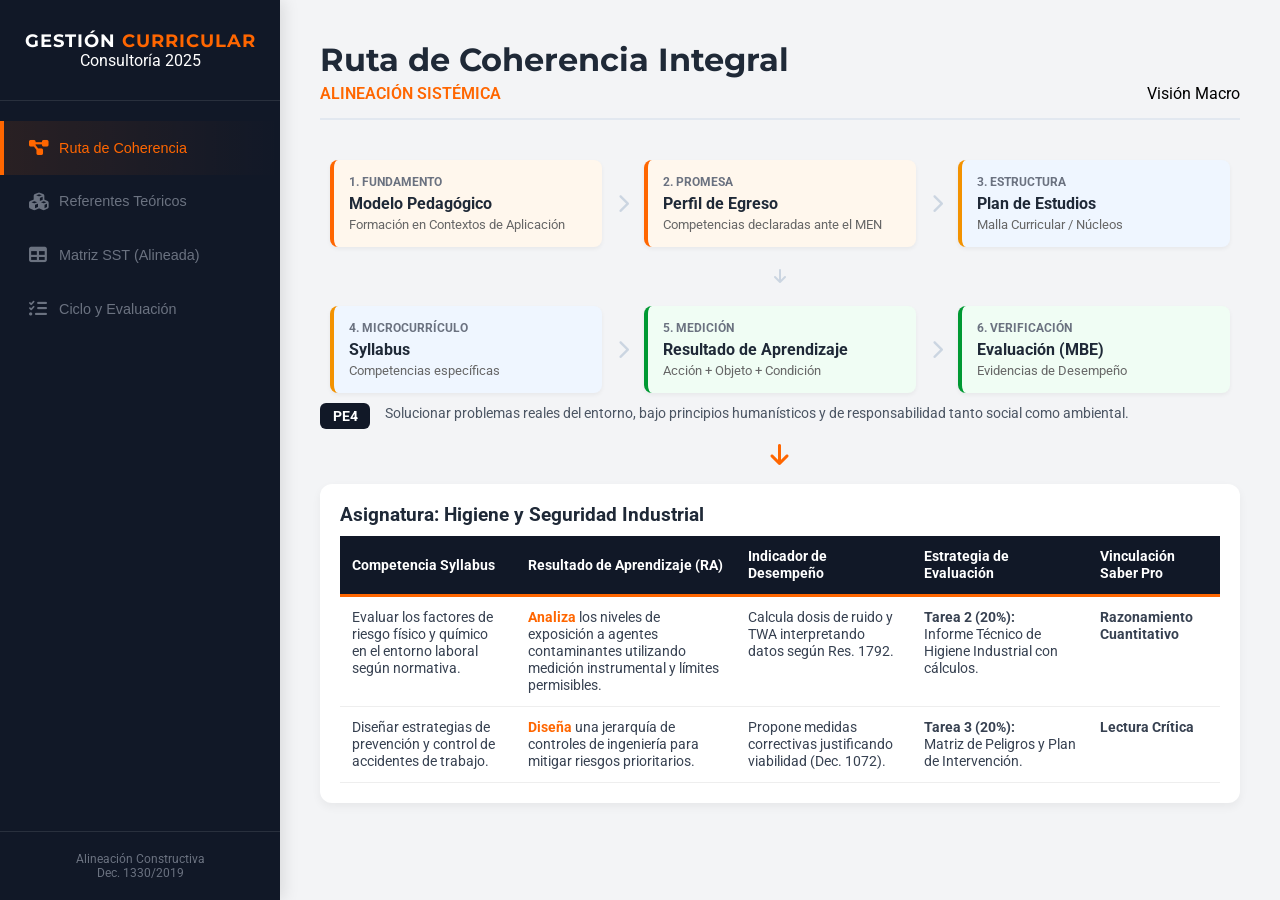
<file: induccion_docente.html>
<!DOCTYPE html>
<html lang="es">
<head>
    <meta charset="UTF-8">
    <meta name="viewport" content="width=device-width, initial-scale=1.0">
    <title>Guía de Alineación Curricular SST | Decreto 1330</title>
    
    <!-- Fuentes Google -->
    <link href="https://fonts.googleapis.com/css2?family=Montserrat:wght@400;600;700;800&family=Roboto:wght@300;400;500;700&display=swap" rel="stylesheet">
    <!-- FontAwesome -->
    <link rel="stylesheet" href="https://cdnjs.cloudflare.com/ajax/libs/font-awesome/6.0.0/css/all.min.css">

    <style>
        /* --- VARIABLES GLOBALES --- */
        :root {
            --sidebar-width: 280px;
            --orange: #FF6600;
            --green: #009933;
            --blue-dark: #1e3a8a;
            --blue-aneca: #F39200;
            --red-tobon: #dc2626;
            --purple-ausubel: #8b5cf6;
            --teal-vygotsky: #14b8a6;
            --lime-dewey: #84cc16;
            
            --dark-bg: #111827;
            --light-bg: #f3f4f6;
            --white: #ffffff;
            --text-main: #1f2937;
            --text-light: #6b7280;
        }

        /* --- RESET Y BASE --- */
        * { margin: 0; padding: 0; box-sizing: border-box; }
        body {
            font-family: 'Roboto', sans-serif;
            background-color: var(--light-bg);
            height: 100vh;
            overflow: hidden;
            display: flex;
        }

        /* --- SIDEBAR --- */
        .sidebar {
            width: var(--sidebar-width);
            background-color: var(--dark-bg);
            color: var(--white);
            display: flex;
            flex-direction: column;
            height: 100%;
            box-shadow: 4px 0 15px rgba(0,0,0,0.1);
            z-index: 10;
        }
        .brand { padding: 30px 20px; border-bottom: 1px solid rgba(255,255,255,0.1); text-align: center; }
        .brand h2 { font-family: 'Montserrat', sans-serif; font-size: 1.1rem; text-transform: uppercase; letter-spacing: 1px; }
        .brand span { color: var(--orange); }
        .nav-menu { flex: 1; padding-top: 20px; overflow-y: auto; }
        .nav-btn {
            width: 100%; background: none; border: none; color: var(--text-light); padding: 18px 25px;
            text-align: left; cursor: pointer; transition: all 0.3s ease; font-size: 0.9rem;
            display: flex; align-items: center; border-left: 4px solid transparent;
        }
        .nav-btn i { width: 30px; font-size: 1.1rem; }
        .nav-btn:hover { background-color: rgba(255,255,255,0.05); color: var(--white); }
        .nav-btn.active { background: linear-gradient(90deg, rgba(255,102,0,0.1) 0%, transparent 100%); color: var(--orange); border-left-color: var(--orange); font-weight: 500; }
        .nav-footer { padding: 20px; font-size: 0.75rem; color: var(--text-light); text-align: center; border-top: 1px solid rgba(255,255,255,0.1); }

        /* --- CONTENEDOR PRINCIPAL --- */
        .main-content { flex: 1; padding: 40px; overflow-y: auto; position: relative; }
        .slide-header { margin-bottom: 30px; padding-bottom: 15px; border-bottom: 2px solid #e2e8f0; display: flex; justify-content: space-between; align-items: end; }
        .slide-title h1 { font-family: 'Montserrat', sans-serif; font-size: 2rem; color: var(--text-main); margin-bottom: 5px; }
        .slide-subtitle { color: var(--orange); font-weight: 600; font-size: 1rem; text-transform: uppercase; }
        .content-section { display: none; animation: fadeIn 0.4s ease-in-out; }
        .content-section.active { display: block; }
        @keyframes fadeIn { from { opacity: 0; transform: translateY(10px); } to { opacity: 1; transform: translateY(0); } }

        /* --- ESTILOS DE COMPONENTES --- */
        
        /* Ruta de Coherencia */
        .coherence-flow { display: flex; flex-direction: column; gap: 20px; padding: 10px; }
        .flow-row { display: flex; gap: 15px; align-items: stretch; }
        .flow-card { flex: 1; background: var(--white); padding: 15px; border-radius: 8px; border-left: 4px solid #ccc; box-shadow: 0 2px 4px rgba(0,0,0,0.05); display: flex; flex-direction: column; justify-content: center; }
        .card-level-1 { border-left-color: var(--orange); background: #fff7ed; }
        .card-level-2 { border-left-color: #F39200; background: #eff6ff; }
        .card-level-3 { border-left-color: var(--green); background: #f0fdf4; }
        .flow-label { font-size: 0.75rem; text-transform: uppercase; color: var(--text-light); font-weight: bold; margin-bottom: 5px; }
        .flow-value { font-size: 1rem; color: var(--text-main); font-weight: 700; }
        .flow-desc { font-size: 0.8rem; color: #666; margin-top: 4px; }
        .arrow-separator { display: flex; align-items: center; justify-content: center; color: #cbd5e1; font-size: 1.2rem; }

        /* Cubo Teórico */
        .theory-stack { display: flex; flex-direction: column; gap: 10px; max-width: 800px; margin: 0 auto; }
        .theory-layer {
            padding: 15px 20px; border-radius: 8px; color: white; position: relative;
            box-shadow: 0 4px 6px rgba(0,0,0,0.1); transition: transform 0.2s;
            display: flex; justify-content: space-between; align-items: center;
        }
        .theory-layer:hover { transform: scale(1.02); }
        .layer-title { font-weight: 800; font-size: 1.2rem; font-family: 'Montserrat', sans-serif; text-shadow: 1px 1px 2px rgba(0,0,0,0.2); }
        .layer-desc { font-size: 0.9rem; background: rgba(255,255,255,0.2); padding: 5px 10px; border-radius: 4px; }
        .bg-vygotsky { background: linear-gradient(135deg, var(--teal-vygotsky), #0d9488); }
        .bg-ausubel { background: linear-gradient(135deg, var(--purple-ausubel), #7c3aed); }
        .bg-dewey { background: linear-gradient(135deg, var(--lime-dewey), #65a30d); }
        .bg-tobon { background: linear-gradient(135deg, var(--red-tobon), #b91c1c); }
        .bg-aneca { background: linear-gradient(135deg, var(--blue-aneca), #D97F00); }

        /* PERFIL DE EGRESO DETALLADO */
        .profile-detailed-box {
            background: white; border-radius: 10px; padding: 20px; margin-bottom: 20px;
            border-left: 5px solid var(--orange); box-shadow: 0 4px 10px rgba(0,0,0,0.05);
        }
        .profile-detailed-box h4 { color: var(--orange); margin-bottom: 15px; font-family: 'Montserrat', sans-serif; display: flex; align-items: center; gap: 10px; }
        .pe-item { display: flex; gap: 15px; margin-bottom: 12px; align-items: flex-start; }
        .pe-tag { background: var(--dark-bg); color: white; padding: 5px 10px; border-radius: 6px; font-weight: bold; font-size: 0.85rem; min-width: 50px; text-align: center; }
        .pe-text { font-size: 0.9rem; color: #4b5563; line-height: 1.5; }

        /* MATRIZ SST */
        .matrix-container { background: white; padding: 20px; border-radius: 12px; box-shadow: 0 4px 10px rgba(0,0,0,0.05); }
        .sst-table { width: 100%; border-collapse: collapse; font-size: 0.9rem; }
        .sst-table th { background: var(--dark-bg); color: white; padding: 12px; text-align: left; border-bottom: 3px solid var(--orange); }
        .sst-table td { padding: 12px; border-bottom: 1px solid #eee; vertical-align: top; color: #374151; }
        .sst-table tr:hover { background: #f9fafb; }
        .verb-highlight { color: var(--orange); font-weight: bold; }

        /* CICLO Y RÚBRICAS */
        .cycle-dashboard { display: grid; grid-template-columns: 2fr 1fr; gap: 20px; }
        .timeline-vertical { display: flex; flex-direction: column; gap: 15px; }
        .cycle-phase { background: white; border-radius: 10px; padding: 15px; border-left: 5px solid #ccc; box-shadow: 0 2px 5px rgba(0,0,0,0.05); display: flex; justify-content: space-between; align-items: center; }
        .phase-1 { border-left-color: var(--teal-vygotsky); }
        .phase-2 { border-left-color: var(--blue-aneca); }
        .phase-3 { border-left-color: var(--orange); }
        .phase-info h4 { margin: 0; font-size: 1rem; color: var(--text-main); }
        .phase-info span { font-size: 0.8rem; color: var(--text-light); }
        .weight-pill { background: var(--dark-bg); color: white; padding: 5px 10px; border-radius: 15px; font-size: 0.8rem; font-weight: bold; min-width: 80px; text-align: center; }
        
        .rubric-card { background: var(--white); border-radius: 10px; padding: 20px; height: 100%; border: 1px solid #e5e7eb; box-shadow: 0 4px 10px rgba(0,0,0,0.05); }
        .rubric-header { text-align: center; color: var(--text-main); font-weight: bold; margin-bottom: 15px; border-bottom: 1px solid #eee; padding-bottom: 10px; }
        .rubric-item { display: flex; align-items: center; margin-bottom: 15px; }
        .rubric-icon { width: 40px; height: 40px; border-radius: 50%; display: flex; align-items: center; justify-content: center; color: white; font-size: 1.2rem; margin-right: 10px; }
        .r-title { display: block; font-weight: bold; font-size: 0.9rem; }
        .r-desc { font-size: 0.75rem; color: #666; }
        .r-pct { font-size: 1.2rem; font-weight: 800; color: var(--text-main); }

        /* BANNER INFOGRAFÍA */
        .info-banner {
            margin-top: 30px;
            background: linear-gradient(135deg, #1e3a8a, #F39200);
            border-radius: 12px;
            padding: 20px;
            display: flex;
            align-items: center;
            justify-content: space-between;
            color: white;
            cursor: pointer;
            box-shadow: 0 4px 15px rgba(59, 130, 246, 0.4);
            transition: transform 0.2s;
            text-decoration: none; /* Para el enlace */
        }
        .info-banner:hover { transform: scale(1.01); }
        .banner-icon { font-size: 2.5rem; opacity: 0.8; }
        .banner-text h3 { margin: 0; font-size: 1.2rem; font-family: 'Montserrat', sans-serif; color: white; }
        .banner-text p { margin: 5px 0 0; font-size: 0.9rem; opacity: 0.9; color: white; }
        .banner-arrow { background: rgba(255,255,255,0.2); width: 40px; height: 40px; border-radius: 50%; display: flex; align-items: center; justify-content: center; color: white;}

        /* Responsive */
        @media (max-width: 768px) {
            body { flex-direction: column; overflow: auto; }
            .sidebar { width: 100%; height: auto; flex-direction: row; padding: 10px; overflow-x: auto; }
            .brand, .nav-footer { display: none; }
            .nav-menu { display: flex; }
            .nav-btn { width: auto; white-space: nowrap; padding: 10px; }
            .flow-row, .cycle-dashboard, .theory-layer, .info-banner { flex-direction: column; align-items: flex-start; }
            .arrow-separator { transform: rotate(90deg); margin: 5px 0; }
            .sst-table { display: block; overflow-x: auto; }
            .banner-arrow { margin-top: 10px; align-self: flex-end; }
        }
    </style>
</head>
<body>

    <!-- SIDEBAR -->
    <nav class="sidebar">
        <div class="brand">
            <h2>Gestión <span>Curricular</span></h2>
            <div class="year">Consultoría 2025</div>
        </div>

        <div class="nav-menu">
            <button class="nav-btn active" onclick="showSection('coherencia', this)">
                <i class="fas fa-project-diagram"></i> Ruta de Coherencia
            </button>
            <button class="nav-btn" onclick="showSection('teoricos', this)">
                <i class="fas fa-cubes"></i> Referentes Teóricos
            </button>
            <button class="nav-btn" onclick="showSection('matrices', this)">
                <i class="fas fa-table"></i> Matriz SST (Alineada)
            </button>
            <button class="nav-btn" onclick="showSection('ciclo', this)">
                <i class="fas fa-tasks"></i> Ciclo y Evaluación
            </button>
        </div>

        <div class="nav-footer">
            Alineación Constructiva<br>Dec. 1330/2019
        </div>
    </nav>

    <!-- MAIN CONTENT -->
    <main class="main-content">

        <!-- 1. RUTA DE COHERENCIA -->
        <div id="coherencia" class="content-section active">
            <div class="slide-header">
                <div class="slide-title">
                    <h1>Ruta de Coherencia Integral</h1>
                    <div class="slide-subtitle">Alineación Sistémica</div>
                </div>
                <div class="date-badge">Visión Macro</div>
            </div>

            <div class="coherence-flow">
                <!-- Nivel 1 -->
                <div class="flow-row">
                    <div class="flow-card card-level-1">
                        <div class="flow-label">1. Fundamento</div>
                        <div class="flow-value">Modelo Pedagógico</div>
                        <div class="flow-desc">Formación en Contextos de Aplicación</div>
                    </div>
                    <div class="arrow-separator"><i class="fas fa-chevron-right"></i></div>
                    <div class="flow-card card-level-1">
                        <div class="flow-label">2. Promesa</div>
                        <div class="flow-value">Perfil de Egreso</div>
                        <div class="flow-desc">Competencias declaradas ante el MEN</div>
                    </div>
                    <div class="arrow-separator"><i class="fas fa-chevron-right"></i></div>
                    <div class="flow-card card-level-2">
                        <div class="flow-label">3. Estructura</div>
                        <div class="flow-value">Plan de Estudios</div>
                        <div class="flow-desc">Malla Curricular / Núcleos</div>
                    </div>
                </div>

                <!-- Conector -->
                <div style="text-align: center; color: #cbd5e1;"><i class="fas fa-arrow-down"></i></div>

                <!-- Nivel 2 -->
                <div class="flow-row">
                    <div class="flow-card card-level-2">
                        <div class="flow-label">4. Microcurrículo</div>
                        <div class="flow-value">Syllabus</div>
                        <div class="flow-desc">Competencias específicas</div>
                    </div>
                    <div class="arrow-separator"><i class="fas fa-chevron-right"></i></div>
                    <div class="flow-card card-level-3">
                        <div class="flow-label">5. Medición</div>
                        <div class="flow-value">Resultado de Aprendizaje</div>
                        <div class="flow-desc">Acción + Objeto + Condición</div>
                    </div>
                    <div class="arrow-separator"><i class="fas fa-chevron-right"></i></div>
                    <div class="flow-card card-level-3">
                        <div class="flow-label">6. Verificación</div>
                        <div class="flow-value">Evaluación (MBE)</div>
                        <div class="flow-desc">Evidencias de Desempeño</div>
                    </div>
                </div>
            </div>
        </div>

        <!-- 2. REFERENTES TEÓRICOS -->
        <div id="teoricos" class="content-section">
            <div class="slide-header">
                <div class="slide-title">
                    <h1>Referentes Teóricos del Modelo Pedagógico</h1>
                    <div class="slide-subtitle">Fundamentación Pedagógica</div>
                </div>
                <div class="date-badge">Teoría Educativa</div>
            </div>

            <div class="theory-stack">
                <div class="theory-layer bg-vygotsky">
                    <div class="layer-title">Lev Vygotsky</div>
                    <div class="layer-desc"><i class="fas fa-users"></i> Labor social y colaborativa. ZDP.</div>
                </div>
                <div class="theory-layer bg-ausubel">
                    <div class="layer-title">David Ausubel</div>
                    <div class="layer-desc"><i class="fas fa-brain"></i> Aprendizaje Significativo.</div>
                </div>
                <div class="theory-layer bg-dewey">
                    <div class="layer-title">John Dewey</div>
                    <div class="layer-desc"><i class="fas fa-child"></i> Escuela Nueva. Estudiante al centro.</div>
                </div>
                <div class="theory-layer bg-tobon">
                    <div class="layer-title">Sergio Tobón</div>
                    <div class="layer-desc"><i class="fas fa-award"></i> Formación basada en Competencias.</div>
                </div>
                <div class="theory-layer bg-aneca">
                    <div class="layer-title">ANECA</div>
                    <div class="layer-desc"><i class="fas fa-check-circle"></i> Resultados de Aprendizaje.</div>
                </div>
            </div>
        </div>

        <!-- 3. MATRICES DE COHERENCIA (CON PERFIL COMPLETO) -->
        <div id="matrices" class="content-section">
            <div class="slide-header">
                <div class="slide-title">
                    <h1>Matriz de Coherencia</h1>
                    <div class="slide-subtitle">Programa: Profesional en SST</div>
                </div>
                <div class="date-badge">SST Alineado</div>
            </div>

            <!-- PERFIL DE EGRESO DETALLADO -->
            <div class="profile-detailed-box">
                <h4><i class="fas fa-user-graduate"></i> Perfil de Egreso Aplicable (SST)</h4>
                
                <div class="pe-item">
                    <span class="pe-tag">PE1</span>
                    <div class="pe-text">Controlar los riesgos asociados a la higiene y seguridad industrial por medio del marco legal aplicable y uso de metodologías que garanticen la prevención de accidentes y enfermedades laborales.</div>
                </div>
                
                <div class="pe-item">
                    <span class="pe-tag">PE2</span>
                    <div class="pe-text">Estructurar el Sistema de Gestión de Seguridad y Salud en el Trabajo conforme al marco legal de referencia y el ciclo de mejora continua que garanticen la continuidad del negocio.</div>
                </div>
            </div>

<div class="pe-item">
                    <span class="pe-tag">PE3</span>
                    <div class="pe-text">Proponer los mecanismos conducentes para la generación de estrategias de promoción y prevención en seguridad y salud en el trabajo, para la disminución de los indicadores de ausentismo derivados de la enfermedad</div>
                </div>
            </div>

<div class="pe-item">
                    <span class="pe-tag">PE4</span>
                    <div class="pe-text">Solucionar problemas reales del entorno, bajo principios humanísticos y de responsabilidad tanto social como ambiental.</div>
                </div>
            </div>

            <!-- FLECHA CONECTORA -->
            <div style="text-align: center; color: var(--orange); margin-bottom: 15px; font-size: 1.5rem;">
                <i class="fas fa-arrow-down"></i>
            </div>

            <!-- MATRIZ -->
            <div class="matrix-container">
                <h3 style="margin-bottom: 10px; color: var(--text-main);">Asignatura: Higiene y Seguridad Industrial</h3>
                
                <div style="overflow-x:auto;">
                    <table class="sst-table">
                        <thead>
                            <tr>
                                <th width="20%">Competencia Syllabus</th>
                                <th width="25%">Resultado de Aprendizaje (RA)</th>
                                <th width="20%">Indicador de Desempeño</th>
                                <th width="20%">Estrategia de Evaluación</th>
                                <th width="15%">Vinculación Saber Pro</th>
                            </tr>
                        </thead>
                        <tbody>
                            <!-- Relacionado con PE1 (Higiene) -->
                            <tr>
                                <td>Evaluar los factores de riesgo físico y químico en el entorno laboral según normativa.</td>
                                <td>
                                    <span class="verb-highlight">Analiza</span> los niveles de exposición a agentes contaminantes utilizando medición instrumental y límites permisibles.
                                </td>
                                <td>Calcula dosis de ruido y TWA interpretando datos según Res. 1792.</td>
                                <td>
                                    <strong>Tarea 2 (20%):</strong><br>
                                    Informe Técnico de Higiene Industrial con cálculos.
                                </td>
                                <td>
                                    <strong>Razonamiento Cuantitativo</strong>
                                </td>
                            </tr>
                            <!-- Relacionado con PE2 (Sistemas de Gestión) -->
                            <tr>
                                <td>Diseñar estrategias de prevención y control de accidentes de trabajo.</td>
                                <td>
                                    <span class="verb-highlight">Diseña</span> una jerarquía de controles de ingeniería para mitigar riesgos prioritarios.
                                </td>
                                <td>Propone medidas correctivas justificando viabilidad (Dec. 1072).</td>
                                <td>
                                    <strong>Tarea 3 (20%):</strong><br>
                                    Matriz de Peligros y Plan de Intervención.
                                </td>
                                <td>
                                    <strong>Lectura Crítica</strong>
                                </td>
                            </tr>
                        </tbody>
                    </table>
                </div>
            </div>
        </div>

        <!-- 4. CICLO OPERATIVO Y CIERRE -->
        <div id="ciclo" class="content-section">
            <div class="slide-header">
                <div class="slide-title">
                    <h1>Ciclo Operativo (8 Semanas)</h1>
                    <div class="slide-subtitle">Implementación y Evaluación</div>
                </div>
                <div class="date-badge">Operatividad</div>
            </div>

            <div class="cycle-dashboard">
                <!-- Timeline -->
                <div class="timeline-vertical">
                    <div class="cycle-phase phase-1">
                        <div class="phase-info">
                            <h4>Fundamentación (Semanas 1-2)</h4>
                            <span>Diagnóstico y talleres iniciales.</span>
                        </div>
                        <div style="text-align: right;">
                            <div class="weight-pill" style="background: #F39200; margin-bottom:5px;">Tarea 1: 15%</div>
                            <div class="weight-pill" style="background: var(--orange);">Quiz 1: 5%</div>
                        </div>
                    </div>

                    <div class="cycle-phase phase-2">
                        <div class="phase-info">
                            <h4>Desarrollo (Semanas 3-5)</h4>
                            <span>Cierre de brechas (Casos/ABP).</span>
                        </div>
                        <div style="text-align: right;">
                            <div class="weight-pill" style="background: #F39200; margin-bottom:5px;">Tarea 2: 20%</div>
                            <div class="weight-pill" style="background: var(--orange);">Quiz 2: 5%</div>
                        </div>
                    </div>

                    <div class="cycle-phase phase-3">
                        <div class="phase-info">
                            <h4>Cierre (Semanas 6-8)</h4>
                            <span>Validación del RA.</span>
                        </div>
                        <div style="text-align: right;">
                            <div class="weight-pill" style="background: #F39200; margin-bottom:5px;">Tarea 3: 20%</div>
                            <div class="weight-pill" style="background: var(--green); font-size: 0.9rem;">Final: 30%</div>
                        </div>
                    </div>
                </div>

                <!-- Rúbricas -->
                <div class="rubric-card">
                    <div class="rubric-header">RÚBRICAS ANALÍTICAS</div>
                    <div class="rubric-item">
                        <div class="rubric-icon" style="background: #F39200;"><i class="fas fa-cogs"></i></div>
                        <div class="rubric-text"><span class="r-title">Disciplinar</span><span class="r-desc">Dominio técnico</span></div>
                        <span class="r-pct">60%</span>
                    </div>
                    <div class="rubric-item">
                        <div class="rubric-icon" style="background: #14b8a6;"><i class="fas fa-brain"></i></div>
                        <div class="rubric-text"><span class="r-title">Genérica</span><span class="r-desc">Saber Pro</span></div>
                        <span class="r-pct">30%</span>
                    </div>
                    <div class="rubric-item">
                        <div class="rubric-icon" style="background: #f59e0b;"><i class="fas fa-file-alt"></i></div>
                        <div class="rubric-text"><span class="r-title">Formalidad</span><span class="r-desc">Normas</span></div>
                        <span class="r-pct">10%</span>
                    </div>
                </div>
            </div>

            <!-- BANNER INFOGRAFÍA -->
            <!-- Aquí configuramos la ruta para que busque 'infografia.png' en la misma carpeta. -->
            <!-- También se deja la ruta absoluta en comentario como respaldo, pero se recomienda mover la imagen. -->
            
            <a href="infografia.png" target="_blank" style="text-decoration: none;">
                <div class="info-banner">
                    <div class="banner-icon"><i class="fas fa-image"></i></div>
                    <div class="banner-text">
                        <h3>Ver Infografía Resumen</h3>
                        <p>Clic aquí para abrir el archivo: infografia.png</p>
                    </div>
                    <div class="banner-arrow"><i class="fas fa-external-link-alt"></i></div>
                </div>
            </a>
            <p style="font-size: 0.75rem; color: #999; margin-top: 5px; text-align: center;">
                *Para que funcione, guarda este HTML en la misma carpeta que la imagen "infografia.png"
            </p>

        </div>

    </main>

    <script>
        function showSection(sectionId, btnElement) {
            document.querySelectorAll('.content-section').forEach(el => el.classList.remove('active'));
            document.querySelectorAll('.nav-btn').forEach(el => el.classList.remove('active'));
            document.getElementById(sectionId).classList.add('active');
            btnElement.classList.add('active');
        }
    </script>
</body>
</html>
</file>
